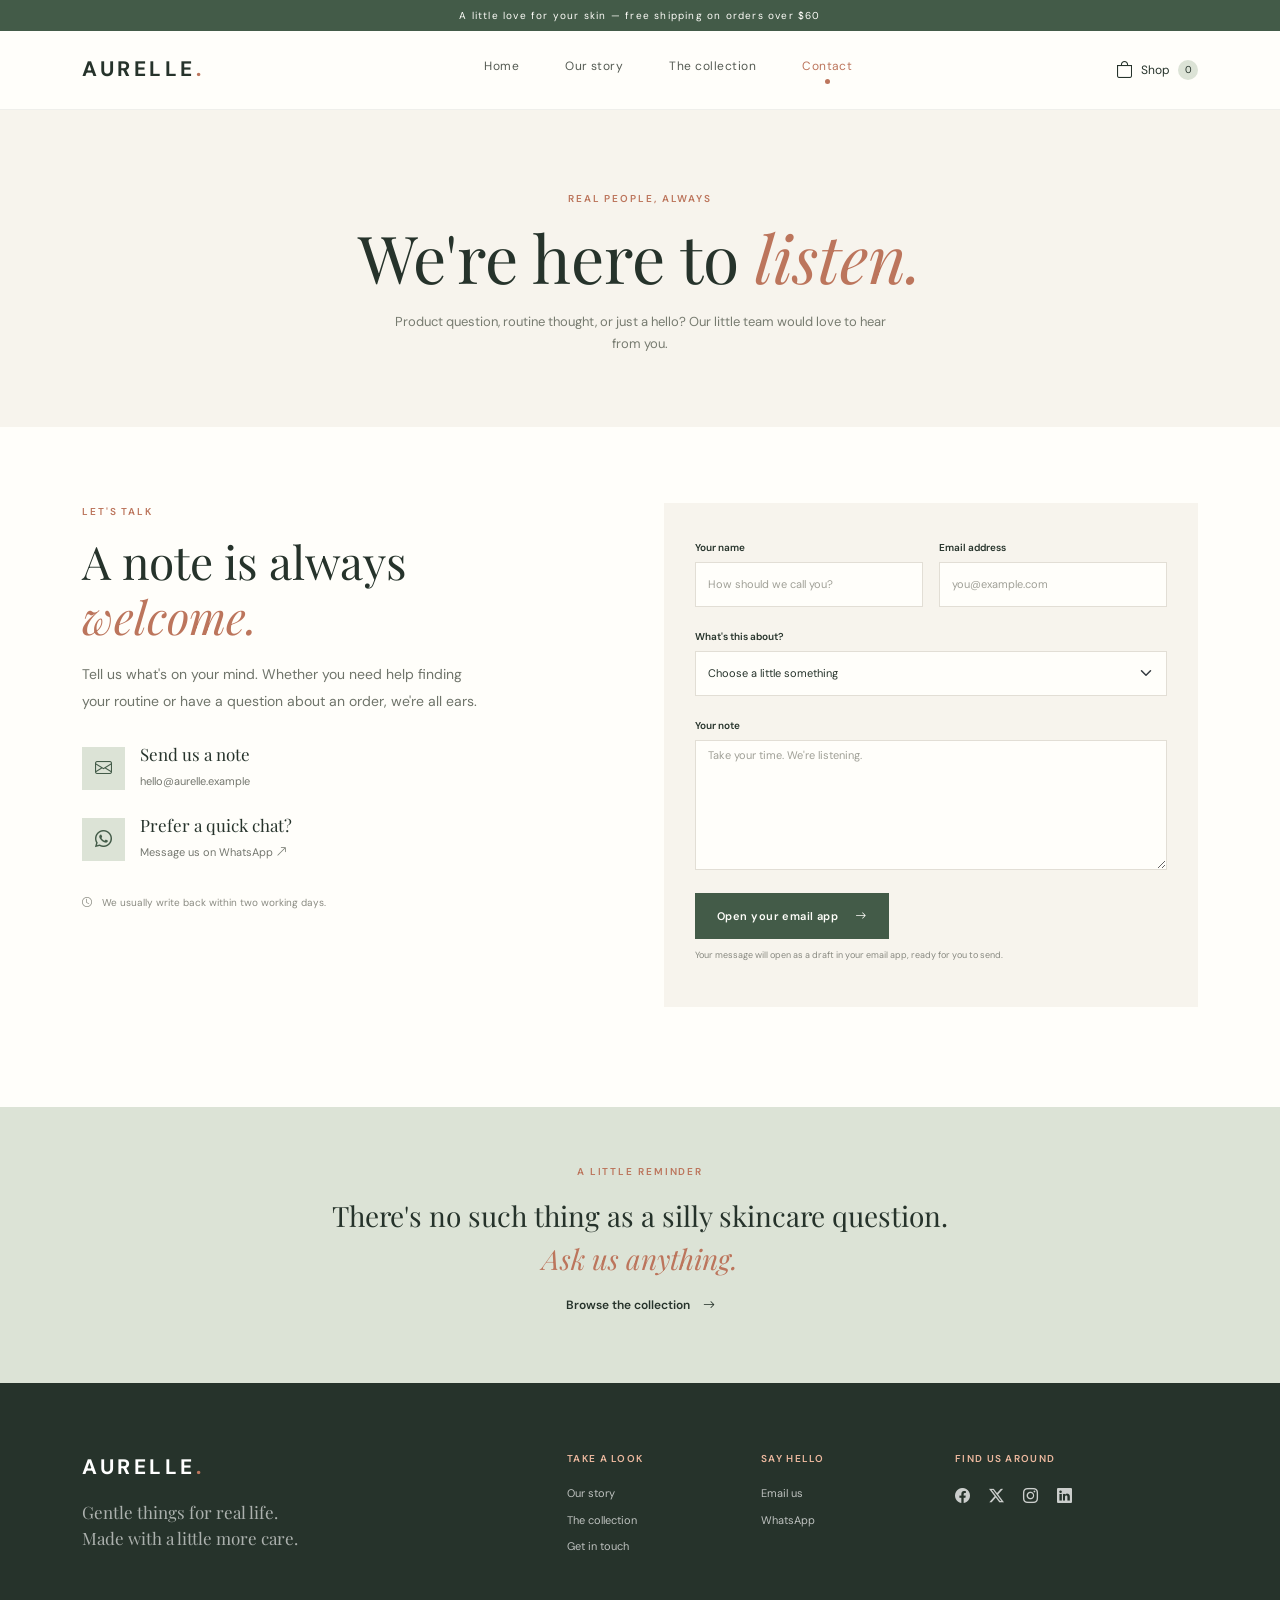
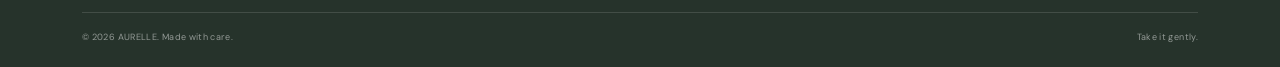
<file: contact.html>
<!doctype html>
<html lang="en">
<head>
  <meta charset="utf-8">
  <meta name="viewport" content="width=device-width, initial-scale=1">
  <meta name="theme-color" content="#f7f4ed">
  <meta name="description" content="Questions about your skincare ritual? Get in touch with the AURELLE team by email or WhatsApp.">
  <title>Get in touch — AURELLE</title>
  <link rel="preconnect" href="https://fonts.googleapis.com">
  <link rel="preconnect" href="https://fonts.gstatic.com" crossorigin>
  <link href="https://fonts.googleapis.com/css2?family=DM+Sans:wght@400;500;600;700&amp;family=Playfair+Display:wght@400;500;600&amp;display=swap" rel="stylesheet">
  <link href="https://cdn.jsdelivr.net/npm/bootstrap@5.3.3/dist/css/bootstrap.min.css" rel="stylesheet">
  <link href="https://cdn.jsdelivr.net/npm/bootstrap-icons@1.11.3/font/bootstrap-icons.min.css" rel="stylesheet">
  <link href="https://cdnjs.cloudflare.com/ajax/libs/animate.css/4.1.1/animate.min.css" rel="stylesheet">
  <link href="css/style.css" rel="stylesheet">
</head>
<body>
  <div class="announcement-bar">A little love for your skin — free shipping on orders over $60</div>
  <nav class="navbar navbar-expand-lg site-nav" aria-label="Main navigation">
    <div class="container">
      <a class="navbar-brand brand-mark" href="index.html" aria-label="AURELLE home">AURELLE<span>.</span></a>
      <button class="navbar-toggler" type="button" data-bs-toggle="collapse" data-bs-target="#siteNavigation" aria-controls="siteNavigation" aria-expanded="false" aria-label="Toggle navigation"><span class="navbar-toggler-icon"></span></button>
      <div class="collapse navbar-collapse" id="siteNavigation">
        <ul class="navbar-nav mx-auto">
          <li class="nav-item"><a class="nav-link" href="index.html">Home</a></li><li class="nav-item"><a class="nav-link" href="about.html">Our story</a></li><li class="nav-item"><a class="nav-link" href="products.html">The collection</a></li><li class="nav-item"><a class="nav-link active" aria-current="page" href="contact.html">Contact</a></li>
        </ul>
        <a class="nav-bag" href="products.html" aria-label="Shop the collection"><i class="bi bi-bag" aria-hidden="true"></i><span>Shop</span><span class="cart-count" data-cart-count aria-live="polite">0</span></a>
      </div>
    </div>
  </nav>

  <main>
    <section class="contact-hero"><div class="container"><p class="eyebrow">Real people, always</p><h1>We're here to <em>listen.</em></h1><p>Product question, routine thought, or just a hello? Our little team would love to hear from you.</p></div></section>
    <section class="contact-section section-space">
      <div class="container">
        <div class="row g-5">
          <div class="col-lg-5 contact-details">
            <p class="eyebrow">Let's talk</p><h2 class="section-title">A note is always<br><em>welcome.</em></h2>
            <p class="body-copy">Tell us what's on your mind. Whether you need help finding your routine or have a question about an order, we're all ears.</p>
            <div class="contact-method"><span class="contact-icon"><i class="bi bi-envelope" aria-hidden="true"></i></span><div><h3>Send us a note</h3><a href="mailto:hello@aurelle.example">hello@aurelle.example</a></div></div>
            <div class="contact-method"><span class="contact-icon"><i class="bi bi-whatsapp" aria-hidden="true"></i></span><div><h3>Prefer a quick chat?</h3><a href="https://wa.me/?text=Hello%20AURELLE%2C%20I%27d%20love%20to%20know%20more." target="_blank" rel="noopener noreferrer">Message us on WhatsApp <i class="bi bi-arrow-up-right" aria-hidden="true"></i></a></div></div>
            <p class="response-note"><i class="bi bi-clock" aria-hidden="true"></i> We usually write back within two working days.</p>
          </div>
          <div class="col-lg-6 offset-lg-1">
            <form class="contact-form" data-contact-form>
              <div class="row g-3">
                <div class="col-md-6"><label for="contactName" class="form-label">Your name</label><input id="contactName" name="name" type="text" class="form-control" placeholder="How should we call you?" autocomplete="name" required></div>
                <div class="col-md-6"><label for="contactEmail" class="form-label">Email address</label><input id="contactEmail" name="email" type="email" class="form-control" placeholder="you@example.com" autocomplete="email" required></div>
                <div class="col-12"><label for="contactSubject" class="form-label">What's this about?</label><select id="contactSubject" name="subject" class="form-select" required><option value="" selected disabled>Choose a little something</option><option>Finding my routine</option><option>A product question</option><option>An order</option><option>Something else</option></select></div>
                <div class="col-12"><label for="contactMessage" class="form-label">Your note</label><textarea id="contactMessage" name="message" class="form-control" rows="5" placeholder="Take your time. We're listening." required></textarea></div>
                <div class="col-12"><button class="btn btn-dark-green" type="submit">Open your email app <i class="bi bi-arrow-right" aria-hidden="true"></i></button><p class="form-help">Your message will open as a draft in your email app, ready for you to send.</p></div>
              </div>
              <p class="form-feedback" data-form-feedback aria-live="polite" role="status"></p>
            </form>
          </div>
        </div>
      </div>
    </section>
    <section class="contact-bottom"><div class="container"><p class="eyebrow">A little reminder</p><p>There's no such thing as a silly skincare question.<br><em>Ask us anything.</em></p><a class="text-link" href="products.html">Browse the collection <i class="bi bi-arrow-right" aria-hidden="true"></i></a></div></section>
  </main>

  <footer class="site-footer">
    <div class="container"><div class="row g-5 footer-main">
      <div class="col-lg-5"><a class="brand-mark footer-brand" href="index.html">AURELLE<span>.</span></a><p class="footer-note">Gentle things for real life.<br>Made with a little more care.</p></div>
      <div class="col-6 col-lg-2"><p class="footer-heading">Take a look</p><a href="about.html">Our story</a><a href="products.html">The collection</a><a href="contact.html">Get in touch</a></div>
      <div class="col-6 col-lg-2"><p class="footer-heading">Say hello</p><a href="mailto:hello@aurelle.example">Email us</a><a href="https://wa.me/?text=Hello%20AURELLE%2C%20I%27d%20love%20to%20know%20more." target="_blank" rel="noopener noreferrer">WhatsApp</a></div>
      <div class="col-lg-3"><p class="footer-heading">Find us around</p><div class="social-links"><a href="https://www.facebook.com/" target="_blank" rel="noopener noreferrer" aria-label="Facebook"><i class="bi bi-facebook" aria-hidden="true"></i></a><a href="https://www.twitter.com/" target="_blank" rel="noopener noreferrer" aria-label="Twitter"><i class="bi bi-twitter-x" aria-hidden="true"></i></a><a href="https://www.instagram.com/" target="_blank" rel="noopener noreferrer" aria-label="Instagram"><i class="bi bi-instagram" aria-hidden="true"></i></a><a href="https://www.linkedin.com/" target="_blank" rel="noopener noreferrer" aria-label="LinkedIn"><i class="bi bi-linkedin" aria-hidden="true"></i></a></div></div>
    </div><div class="footer-bottom"><span>© <span data-current-year>2026</span> AURELLE. Made with care.</span><span>Take it gently.</span></div></div>
  </footer>
  <script src="https://cdn.jsdelivr.net/npm/bootstrap@5.3.3/dist/js/bootstrap.bundle.min.js"></script><script src="js/main.js"></script>
</body>
</html>
</file>
<file: css/style.css>
:root {
  --cream: #f7f4ed;
  --paper: #fffefa;
  --ink: #26332b;
  --green: #435b48;
  --sage: #dce3d6;
  --terracotta: #bc755c;
  --muted: #777b70;
  --line: #e6e2d9;
  --serif: "Playfair Display", Georgia, serif;
  --sans: "DM Sans", sans-serif;
}

* { box-sizing: border-box; }
html { scroll-behavior: smooth; }
body { margin: 0; color: var(--ink); background: var(--paper); font-family: var(--sans); font-size: 15px; line-height: 1.7; }
a { color: inherit; text-decoration: none; }
a:hover { color: var(--terracotta); }
img { display: block; max-width: 100%; }
.announcement-bar { padding: 7px 16px; background: var(--green); color: #fffefa; text-align: center; font-size: 10px; letter-spacing: .12em; }
.site-nav { position: relative; z-index: 20; min-height: 79px; background: var(--paper); border-bottom: 1px solid rgba(38,51,43,.07); }
.brand-mark { color: var(--ink); font-family: var(--sans); font-size: 21px; font-weight: 700; letter-spacing: .17em; }
.brand-mark span { color: var(--terracotta); }
.site-nav .nav-link { margin: 0 15px; color: #555b53; font-size: 12px; letter-spacing: .04em; }
.site-nav .nav-link:hover, .site-nav .nav-link.active { color: var(--terracotta); }
.site-nav .nav-link.active::after { display: block; width: 5px; height: 5px; margin: 3px auto 0; border-radius: 50%; background: var(--terracotta); content: ""; }
.nav-bag { display: flex; align-items: center; gap: 8px; color: var(--ink); font-size: 12px; }
.nav-bag i { font-size: 17px; }
.cart-count { display: inline-flex; min-width: 20px; height: 20px; align-items: center; justify-content: center; border-radius: 50%; background: var(--sage); font-size: 10px; }
.navbar-toggler { border: 0; box-shadow: none !important; }
.section-space { padding: 100px 0; }
.eyebrow { margin-bottom: 14px; color: var(--terracotta); font-size: 10px; font-weight: 600; letter-spacing: .19em; text-transform: uppercase; }
.section-title { margin: 0; font-family: var(--serif); font-size: clamp(32px, 4vw, 48px); font-weight: 400; line-height: 1.2; }
.section-title em, h1 em, h2 em, blockquote em { color: var(--terracotta); font-weight: 400; }
.body-copy { color: #6f746a; font-size: 14px; line-height: 1.9; }
.text-link { display: inline-flex; align-items: center; gap: 13px; margin-top: 20px; color: var(--ink); font-size: 12px; font-weight: 600; }
.text-link i { transition: transform .2s ease; }
.text-link:hover i { transform: translateX(4px); }
.btn { display: inline-flex; align-items: center; justify-content: center; gap: 17px; border-radius: 0; padding: 14px 21px; font-size: 11px; font-weight: 600; letter-spacing: .04em; transition: background .2s ease, color .2s ease; }
.btn-cream { background: var(--paper); color: var(--ink); }
.btn-cream:hover { background: var(--sage); color: var(--ink); }
.btn-dark-green { background: var(--green); color: #fffefa; }
.btn-dark-green:hover { background: var(--ink); color: #fffefa; }
.hero-carousel, .hero-carousel .carousel, .hero-carousel .carousel-inner, .hero-carousel .carousel-item { height: min(660px, 69vw); min-height: 480px; }
.hero-carousel { position: relative; }
.hero-image { width: 100%; height: 100%; object-fit: cover; object-position: center 45%; }
.hero-shade, .page-hero-overlay { position: absolute; inset: 0; background: linear-gradient(90deg, rgba(28,38,31,.64), rgba(28,38,31,.25) 55%, rgba(28,38,31,.03)); }
.hero-caption { right: 0; bottom: auto; left: 0; top: 50%; transform: translateY(-45%); text-align: left; }
.hero-caption .eyebrow { color: #f2c5ad; }
.hero-caption h1, .hero-caption h2 { max-width: 660px; margin: 0 0 15px; color: #fffefa; font-family: var(--serif); font-size: clamp(45px, 7vw, 80px); font-weight: 400; line-height: 1.07; }
.hero-caption h1 em, .hero-caption h2 em { color: #e7b49c; }
.hero-copy { max-width: 380px; margin-bottom: 25px; color: rgba(255,255,255,.86); font-size: 13px; }
.carousel-indicators { right: auto; bottom: 24px; left: max(calc((100vw - 1140px) / 2), 7.5%); margin-right: 0; margin-left: 0; }
.carousel-indicators [data-bs-target] { width: 25px; height: 2px; border: 0; background: rgba(255,255,255,.65); }
.carousel-indicators .active { background: #fff; }
.hero-note { position: absolute; right: max(calc((100vw - 1140px) / 2), 7.5%); bottom: 23px; display: flex; gap: 30px; color: rgba(255,255,255,.82); font-size: 9px; letter-spacing: .13em; text-transform: uppercase; }
.intro-section { background: var(--cream); }
.collection-section { background: var(--paper); }
.section-heading { margin-bottom: 38px; }
.category-card { position: relative; display: block; height: 445px; overflow: hidden; background: var(--sage); }
.category-card::after { position: absolute; inset: 40% 0 0; background: linear-gradient(transparent, rgba(24,33,27,.56)); content: ""; }
.category-card img { width: 100%; height: 100%; object-fit: cover; transition: transform .6s ease; }
.category-card:hover img { transform: scale(1.04); }
.category-info { position: absolute; z-index: 1; right: 23px; bottom: 23px; left: 23px; display: grid; grid-template-columns: 1fr auto; color: white; }
.category-info span { grid-column: 1; margin-bottom: 4px; font-size: 9px; letter-spacing: .14em; text-transform: uppercase; }
.category-info strong { grid-column: 1; font-family: var(--serif); font-size: 23px; font-weight: 400; }
.category-info i { grid-column: 2; grid-row: 1 / span 2; align-self: end; font-size: 19px; }
.promise-section { background: var(--cream); }
.promise-image-wrap { position: relative; padding: 0 28px 30px 0; }
.promise-image-wrap img { width: 100%; height: 520px; object-fit: cover; }
.image-stamp { position: absolute; right: 0; bottom: 0; display: grid; width: 108px; height: 108px; place-content: center; border-radius: 50%; background: var(--terracotta); color: white; font-family: var(--serif); font-size: 17px; line-height: 1.35; text-align: center; transform: rotate(7deg); }
.promise-list { margin: 26px 0; }
.promise-list > div { display: flex; gap: 17px; padding: 13px 0; border-bottom: 1px solid var(--line); }
.promise-list > div > span { padding-top: 2px; color: var(--terracotta); font-size: 10px; }
.promise-list p { margin: 0; color: #74776f; font-size: 11px; line-height: 1.75; }
.promise-list strong { color: var(--ink); font-size: 13px; font-weight: 600; }
.quote-section { padding: 94px 0 100px; background: var(--green); color: white; }
.quote-section .eyebrow { color: #edb99f; }
.quote-section blockquote { margin: 18px 0; font-family: var(--serif); font-size: clamp(27px, 4vw, 43px); line-height: 1.5; }
.quote-section blockquote em { color: #edb99f; }
.quote-byline { margin: 0; color: rgba(255,255,255,.7); font-size: 10px; letter-spacing: .1em; }
.newsletter-section { padding: 67px 0; background: var(--sage); }
.newsletter-section .section-title { font-size: clamp(28px, 3vw, 36px); }
.newsletter-section .body-copy { margin-top: 7px; }
.site-footer { padding: 67px 0 22px; background: var(--ink); color: rgba(255,255,255,.78); }
.footer-brand { color: white; }
.footer-note { margin: 13px 0 0; color: rgba(255,255,255,.62); font-family: var(--serif); font-size: 17px; line-height: 1.55; }
.footer-heading { margin-bottom: 17px; color: #edb99f; font-size: 10px; font-weight: 600; letter-spacing: .13em; text-transform: uppercase; }
.footer-main > div > a:not(.brand-mark) { display: block; width: fit-content; margin: 8px 0; color: rgba(255,255,255,.7); font-size: 11px; }
.footer-main > div > a:hover { color: white; }
.social-links { display: flex; gap: 19px; }
.social-links a { color: rgba(255,255,255,.76); font-size: 15px; }
.footer-bottom { display: flex; justify-content: space-between; margin-top: 48px; padding-top: 17px; border-top: 1px solid rgba(255,255,255,.13); color: rgba(255,255,255,.5); font-size: 9px; letter-spacing: .04em; }

.page-hero { position: relative; display: flex; min-height: 530px; align-items: center; overflow: hidden; background: var(--green); color: white; }
.page-hero > img { position: absolute; inset: 0; width: 100%; height: 100%; object-fit: cover; object-position: center 43%; }
.page-hero-overlay { background: linear-gradient(90deg, rgba(28,38,31,.67), rgba(28,38,31,.22) 70%); }
.page-hero-content { position: relative; z-index: 1; padding-top: 15px; }
.page-hero .eyebrow { color: #efb99e; }
.page-hero h1, .collection-hero h1, .contact-hero h1 { margin: 0 0 17px; font-family: var(--serif); font-size: clamp(48px, 7vw, 76px); font-weight: 400; line-height: 1.1; }
.page-hero h1 em { color: #efb99e; }
.page-hero-content > p:last-child { max-width: 430px; margin: 0; color: rgba(255,255,255,.85); font-size: 13px; }
.story-image-band { position: relative; height: 500px; overflow: hidden; background: var(--sage); }
.story-image-band > img { width: 100%; height: 100%; object-fit: cover; object-position: center 40%; }
.story-image-band::after { position: absolute; inset: 45% 0 0; background: linear-gradient(transparent, rgba(25,34,27,.55)); content: ""; }
.story-image-caption { position: absolute; z-index: 1; bottom: 40px; left: max(calc((100vw - 1140px) / 2), 7.5%); color: white; font-family: var(--serif); font-size: 31px; line-height: 1.4; }
.story-image-caption em { color: #efb99e; }
.values-section { background: var(--cream); }
.values-heading { margin-bottom: 44px; }
.value-card { position: relative; height: 100%; min-height: 258px; padding: 31px; border: 1px solid #e6e2d9; background: rgba(255,254,250,.56); }
.value-number { position: absolute; top: 22px; right: 24px; color: #a7aa9e; font-size: 10px; }
.value-icon { display: inline-block; margin-bottom: 22px; color: var(--terracotta); font-size: 25px; }
.value-card h3 { margin-bottom: 10px; font-family: var(--serif); font-size: 23px; font-weight: 400; }
.value-card p { margin: 0; color: #777b70; font-size: 12px; line-height: 1.8; }
.about-cta { padding: 79px 0; background: var(--sage); }
.about-cta .section-title { font-size: clamp(32px, 4vw, 45px); }

.collection-hero { padding: 82px 0 38px; background: var(--cream); text-align: center; }
.collection-hero .eyebrow { margin-bottom: 12px; }
.collection-hero h1 { margin-bottom: 12px; font-size: clamp(43px, 6vw, 62px); }
.collection-hero > .container > p:not(.eyebrow) { margin: 0; color: var(--muted); font-size: 13px; }
.breadcrumb-note { display: flex; justify-content: center; gap: 9px; margin-top: 23px; color: #8a8b82; font-size: 10px; }
.breadcrumb-note a { color: var(--green); }
.products-section { padding-top: 35px; }
.product-toolbar { display: flex; justify-content: space-between; align-items: center; gap: 20px; margin-bottom: 30px; color: #777b70; font-size: 11px; }
.filter-group { display: flex; flex-wrap: wrap; gap: 8px; }
.filter-button { border: 1px solid var(--line); border-radius: 0; padding: 8px 14px; background: transparent; color: var(--muted); font: inherit; font-size: 10px; transition: all .2s ease; }
.filter-button.active, .filter-button:hover { border-color: var(--green); background: var(--green); color: white; }
.product-column[hidden] { display: none !important; }
.product-image { position: relative; height: 360px; overflow: hidden; background: var(--cream); }
.product-image > img { width: 100%; height: 100%; object-fit: cover; transition: transform .5s ease; }
.product-card:hover .product-image > img { transform: scale(1.04); }
.product-tag { position: absolute; top: 15px; left: 15px; padding: 6px 10px; background: var(--paper); color: var(--green); font-size: 9px; letter-spacing: .03em; }
.quick-add { position: absolute; right: 15px; bottom: 15px; display: grid; width: 39px; height: 39px; place-items: center; border: 0; border-radius: 50%; background: var(--paper); color: var(--ink); font-size: 16px; transition: all .2s ease; }
.quick-add:hover, .quick-add:focus-visible { background: var(--green); color: white; }
.product-details { display: flex; justify-content: space-between; gap: 15px; padding: 16px 0; }
.product-type { margin: 0 0 3px; color: var(--terracotta); font-size: 9px; letter-spacing: .1em; text-transform: uppercase; }
.product-details h2 { margin: 0 0 5px; font-family: var(--serif); font-size: 20px; font-weight: 400; }
.product-description { margin: 0; color: #81847b; font-size: 10px; }
.product-price { padding-top: 19px; color: var(--ink); font-size: 11px; white-space: nowrap; }
.collection-note { display: flex; align-items: center; justify-content: center; gap: 11px; margin-top: 59px; padding: 19px; background: var(--cream); color: #6f746a; font-size: 11px; }
.collection-note i { color: var(--terracotta); }
.collection-note p { margin: 0; }
.collection-note a { color: var(--green); text-decoration: underline; text-underline-offset: 3px; }

.contact-hero { padding: 80px 0 72px; background: var(--cream); text-align: center; }
.contact-hero h1 { font-size: clamp(48px, 6vw, 66px); }
.contact-hero > .container > p:last-child { max-width: 500px; margin: 0 auto; color: var(--muted); font-size: 13px; }
.contact-section { padding-top: 76px; }
.contact-details .section-title { margin-bottom: 17px; font-size: clamp(34px, 4vw, 46px); }
.contact-details > .body-copy { max-width: 400px; margin-bottom: 30px; }
.contact-method { display: flex; align-items: center; gap: 15px; margin: 22px 0; }
.contact-icon { display: grid; width: 43px; height: 43px; flex: 0 0 43px; place-items: center; background: var(--sage); color: var(--green); font-size: 17px; }
.contact-method h3 { margin: 0 0 3px; font-family: var(--serif); font-size: 17px; font-weight: 400; }
.contact-method a { color: #74776f; font-size: 11px; }
.contact-method a:hover { color: var(--terracotta); }
.response-note { margin-top: 30px; color: #8a8b82; font-size: 10px; }
.response-note i { margin-right: 7px; }
.contact-form { padding: 31px; background: var(--cream); }
.form-label { margin-bottom: 6px; color: var(--ink); font-size: 10px; font-weight: 600; }
.form-control, .form-select { min-height: 45px; border: 1px solid #e2ded5; border-radius: 0; background-color: var(--paper); color: var(--ink); font-family: var(--sans); font-size: 11px; box-shadow: none !important; }
.form-control::placeholder { color: #a0a097; }
.form-control:focus, .form-select:focus { border-color: var(--green); }
textarea.form-control { min-height: 130px; resize: vertical; }
.contact-form .btn { margin-top: 7px; }
.form-help { margin: 9px 0 0; color: #888980; font-size: 9px; }
.form-feedback { min-height: 0; margin: 12px 0 0; color: var(--green); font-size: 11px; }
.contact-bottom { padding: 56px 0 65px; background: var(--sage); text-align: center; }
.contact-bottom > .container > p:nth-child(2) { margin: 0; font-family: var(--serif); font-size: 28px; line-height: 1.55; }
.contact-bottom > .container > p:nth-child(2) em { color: var(--terracotta); }
.contact-bottom .text-link { margin-top: 15px; }

@media (max-width: 991.98px) {
  .site-nav .navbar-collapse { padding: 12px 0 18px; }
  .site-nav .nav-link { margin: 0; padding: 9px 0; }
  .site-nav .nav-link.active::after { display: none; }
  .nav-bag { margin-top: 7px; }
  .category-card { height: 355px; }
  .promise-image-wrap img { height: 440px; }
  .footer-main { row-gap: 33px !important; }
}
@media (max-width: 767.98px) {
  .announcement-bar { font-size: 9px; letter-spacing: .07em; }
  .site-nav { min-height: 67px; }
  .section-space { padding: 70px 0; }
  .container > .row { margin-right: 0; margin-left: 0; }
  .hero-carousel, .hero-carousel .carousel, .hero-carousel .carousel-inner, .hero-carousel .carousel-item { height: 590px; min-height: 0; }
  .hero-image { object-position: 57% center; }
  .hero-shade { background: linear-gradient(90deg, rgba(28,38,31,.64), rgba(28,38,31,.2)), linear-gradient(0deg, rgba(28,38,31,.2), transparent 70%); }
  .hero-caption { top: 48%; padding: 0 28px; }
  .hero-caption h1, .hero-caption h2 { font-size: clamp(43px, 11vw, 64px); }
  .hero-copy { max-width: 315px; }
  .carousel-indicators { left: 28px; bottom: 22px; }
  .hero-note { right: 24px; bottom: 24px; gap: 14px; font-size: 8px; }
  .carousel-control-prev, .carousel-control-next { display: none; }
  .section-heading { align-items: start !important; margin-bottom: 28px; }
  .category-card { height: 390px; }
  .promise-image-wrap { max-width: 540px; }
  .promise-image-wrap img { height: 430px; }
  .quote-section { padding: 72px 0; }
  .newsletter-section { padding: 51px 0; }
  .footer-main { row-gap: 28px !important; }
  .footer-bottom { gap: 12px; margin-top: 35px; }
  .page-hero { min-height: 460px; }
  .page-hero h1 { font-size: 56px; }
  .story-image-band { height: 380px; }
  .story-image-caption { bottom: 27px; left: 26px; font-size: 26px; }
  .values-heading { margin-bottom: 30px; }
  .value-card { min-height: auto; }
  .collection-hero { padding-top: 63px; }
  .product-toolbar { align-items: flex-start; flex-direction: column; }
  .filter-group { gap: 6px; }
  .filter-button { padding: 7px 10px; }
  .product-image { height: 400px; }
  .contact-hero { padding: 67px 0 60px; }
  .contact-section { padding-top: 60px; }
  .contact-form { padding: 23px; }
}
@media (max-width: 575.98px) {
  .category-card { height: 350px; }
  .product-image { height: 360px; }
  .footer-bottom { align-items: flex-start; flex-direction: column; }
  .contact-bottom > .container > p:nth-child(2) { font-size: 25px; }
}
@media (prefers-reduced-motion: reduce) {
  *, *::before, *::after { scroll-behavior: auto !important; animation-duration: .01ms !important; animation-iteration-count: 1 !important; transition-duration: .01ms !important; }
}
</file>
